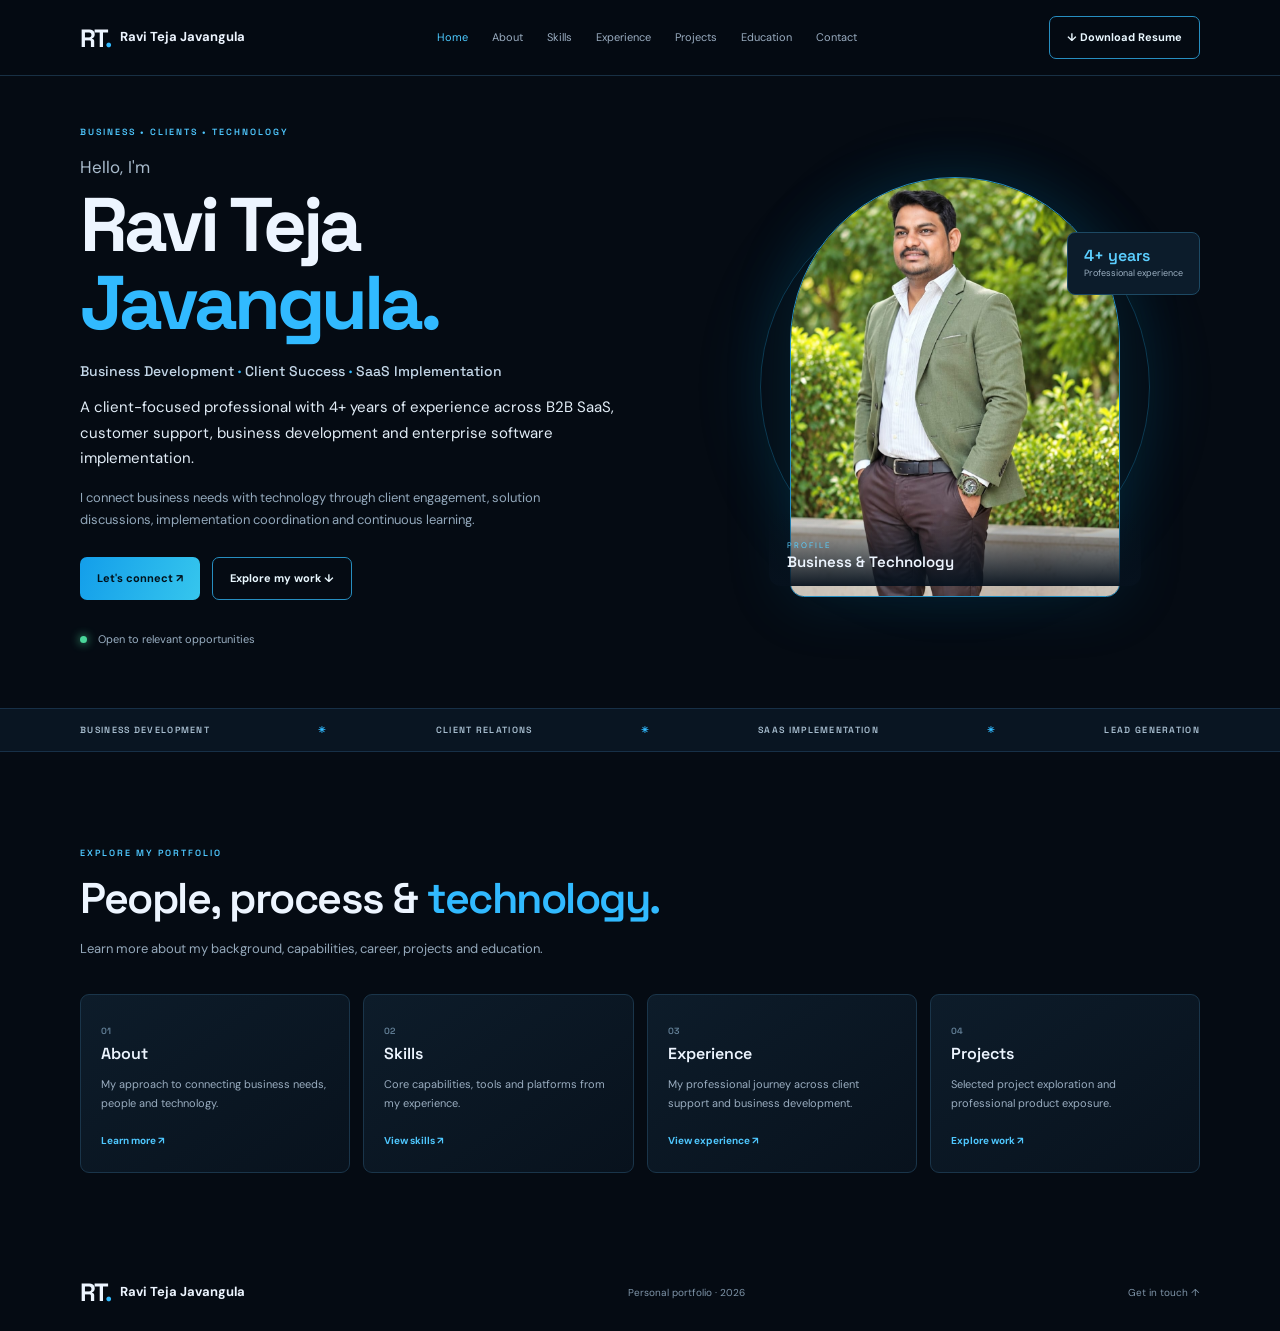
<file: index.html>
<!DOCTYPE html>
<html lang="en">
<head>
<meta charset="UTF-8"><meta name="viewport" content="width=device-width, initial-scale=1.0">
<meta name="description" content="Ravi Teja Javangula | Business Development, Client Success and SaaS Implementation">
<title>Ravi Teja Javangula | Portfolio</title>
<link rel="preconnect" href="https://fonts.googleapis.com"><link rel="preconnect" href="https://fonts.gstatic.com" crossorigin>
<link href="https://fonts.googleapis.com/css2?family=DM+Sans:wght@400;500;600;700&family=Space+Grotesk:wght@400;500;600;700&display=swap" rel="stylesheet">
<link rel="stylesheet" href="style.css">
<link rel="stylesheet" href="pages.css">
</head>
<body>
<header class="header"><a class="brand" href="index.html"><span>RT<span class="blue">.</span></span> Ravi Teja Javangula</a>
<button class="menu" aria-label="Toggle menu" aria-expanded="false"><i></i><i></i><i></i></button>
<nav id="nav" aria-label="Main navigation"><a href="index.html">Home</a><a href="about.html">About</a><a href="skills.html">Skills</a><a href="experience.html">Experience</a><a href="projects.html">Projects</a><a href="education.html">Education</a><a href="contact.html">Contact</a></nav>
<a class="btn btn-outline resume" href="assets/Ravi-Resume.docx" download>↓ Download Resume</a></header>
<main>
<section class="hero wrap" id="home"><div class="hero-copy reveal"><p class="eyebrow">BUSINESS • CLIENTS • TECHNOLOGY</p><p class="hello">Hello, I'm</p><h1>Ravi Teja<br><span>Javangula.</span></h1>
<h2>Business Development <b>·</b> Client Success <b>·</b> SaaS Implementation</h2>
<p class="lead">A client-focused professional with 4+ years of experience across B2B SaaS, customer support, business development and enterprise software implementation.</p>
<p class="sublead">I connect business needs with technology through client engagement, solution discussions, implementation coordination and continuous learning.</p>
<div class="actions"><a class="btn btn-primary" href="contact.html">Let's connect ↗</a><a class="btn btn-outline" href="projects.html">Explore my work ↓</a></div>
<div class="availability"><span></span> Open to relevant opportunities</div></div>
<div class="hero-photo reveal"><div class="photo-glow"></div><img src="images/ravi-profile.jpg" alt="Ravi Teja Javangula"><div class="photo-label"><small>PROFILE</small><strong>Business & Technology</strong></div><div class="floating-note"><b>4+ years</b><small>Professional experience</small></div></div></section>
<div class="ticker"><div class="wrap ticker-inner"><span>BUSINESS DEVELOPMENT</span><b>✳</b><span>CLIENT RELATIONS</span><b>✳</b><span>SAAS IMPLEMENTATION</span><b>✳</b><span>LEAD GENERATION</span></div></div>
<section class="section wrap home-intro"><div class="heading reveal"><p class="eyebrow">EXPLORE MY PORTFOLIO</p><h2>People, process & <span>technology.</span></h2><p class="muted">Learn more about my background, capabilities, career, projects and education.</p></div><div class="cards home-links">
<a class="card reveal" href="about.html"><label>01</label><h3>About</h3><p>My approach to connecting business needs, people and technology.</p><span class="card-link">Learn more ↗</span></a>
<a class="card reveal" href="skills.html"><label>02</label><h3>Skills</h3><p>Core capabilities, tools and platforms from my experience.</p><span class="card-link">View skills ↗</span></a>
<a class="card reveal" href="experience.html"><label>03</label><h3>Experience</h3><p>My professional journey across client support and business development.</p><span class="card-link">View experience ↗</span></a>
<a class="card reveal" href="projects.html"><label>04</label><h3>Projects</h3><p>Selected project exploration and professional product exposure.</p><span class="card-link">Explore work ↗</span></a>
</div></section>
</main>
<footer class="footer wrap"><a class="brand" href="index.html"><span>RT<span class="blue">.</span></span> Ravi Teja Javangula</a><span>Personal portfolio · <span id="year"></span></span><a href="contact.html">Get in touch ↑</a></footer>
<script src="script.js?v=2"></script></body></html>
</file>
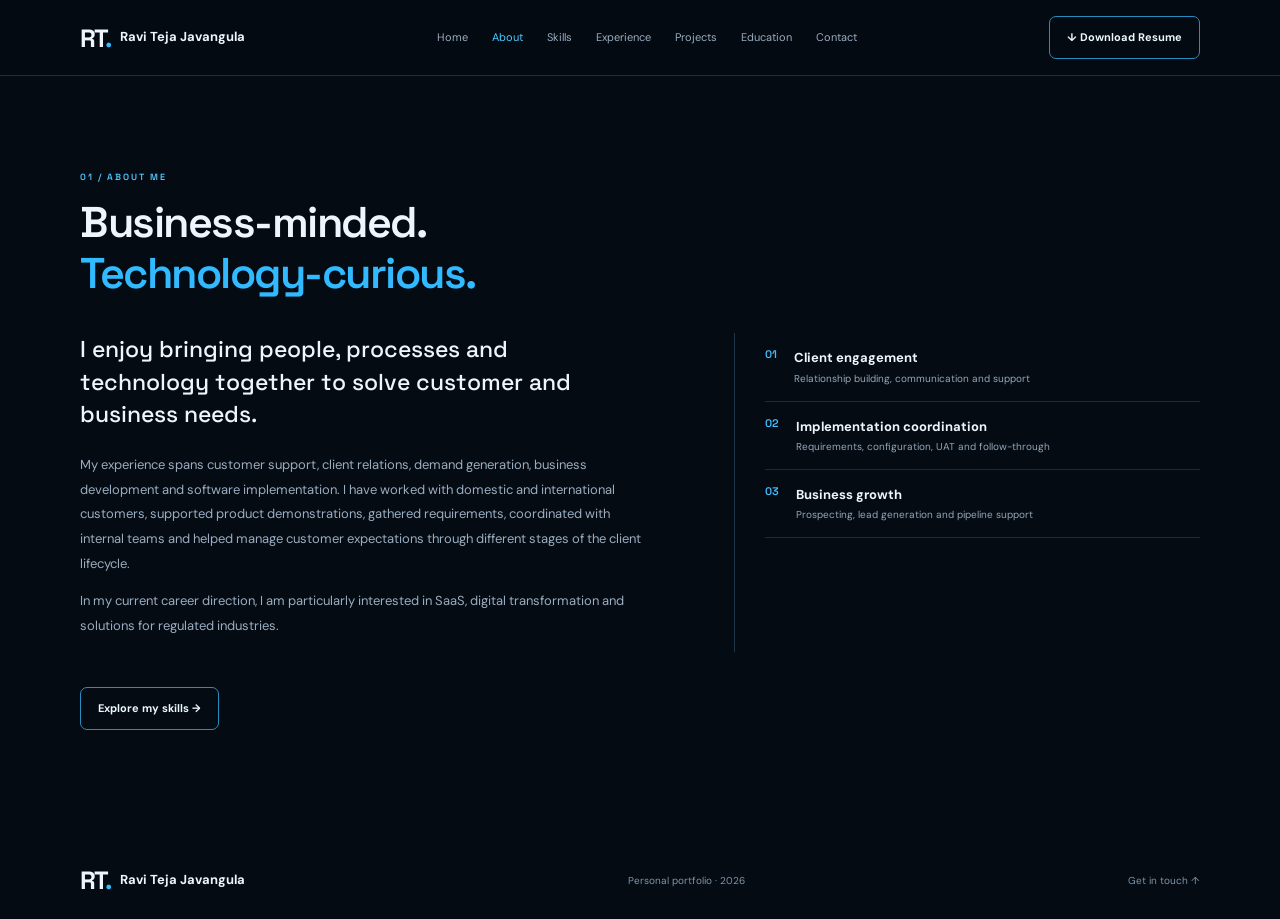
<file: about.html>
<!DOCTYPE html>
<html lang="en">
<head>
<meta charset="UTF-8"><meta name="viewport" content="width=device-width, initial-scale=1.0">
<meta name="description" content="About Ravi Teja Javangula, a client-focused business and technology professional.">
<title>About | Ravi Teja Javangula</title>
<link rel="preconnect" href="https://fonts.googleapis.com"><link rel="preconnect" href="https://fonts.gstatic.com" crossorigin>
<link href="https://fonts.googleapis.com/css2?family=DM+Sans:wght@400;500;600;700&family=Space+Grotesk:wght@400;500;600;700&display=swap" rel="stylesheet">
<link rel="stylesheet" href="style.css">
<link rel="stylesheet" href="pages.css">
</head>
<body>
<header class="header"><a class="brand" href="index.html"><span>RT<span class="blue">.</span></span> Ravi Teja Javangula</a>
<button class="menu" aria-label="Toggle menu" aria-expanded="false"><i></i><i></i><i></i></button>
<nav id="nav" aria-label="Main navigation"><a href="index.html">Home</a><a href="about.html">About</a><a href="skills.html">Skills</a><a href="experience.html">Experience</a><a href="projects.html">Projects</a><a href="education.html">Education</a><a href="contact.html">Contact</a></nav>
<a class="btn btn-outline resume" href="assets/Ravi-Resume.docx" download>↓ Download Resume</a></header>
<main class="wrap page-main"><section class="section page-section"><div class="heading reveal"><p class="eyebrow">01 / ABOUT ME</p><h1 class="page-title">Business-minded.<br><span>Technology-curious.</span></h1></div>
<div class="about-grid"><div class="about-text reveal"><p class="big">I enjoy bringing people, processes and technology together to solve customer and business needs.</p><p>My experience spans customer support, client relations, demand generation, business development and software implementation. I have worked with domestic and international customers, supported product demonstrations, gathered requirements, coordinated with internal teams and helped manage customer expectations through different stages of the client lifecycle.</p><p>In my current career direction, I am particularly interested in SaaS, digital transformation and solutions for regulated industries.</p></div><div class="facts reveal"><div><em>01</em><p><strong>Client engagement</strong><small>Relationship building, communication and support</small></p></div><div><em>02</em><p><strong>Implementation coordination</strong><small>Requirements, configuration, UAT and follow-through</small></p></div><div><em>03</em><p><strong>Business growth</strong><small>Prospecting, lead generation and pipeline support</small></p></div></div></div>
<div class="page-next"><a class="btn btn-outline" href="skills.html">Explore my skills →</a></div></section></main>
<footer class="footer wrap"><a class="brand" href="index.html"><span>RT<span class="blue">.</span></span> Ravi Teja Javangula</a><span>Personal portfolio · <span id="year"></span></span><a href="contact.html">Get in touch ↑</a></footer>
<script src="script.js?v=2"></script></body></html>
</file>
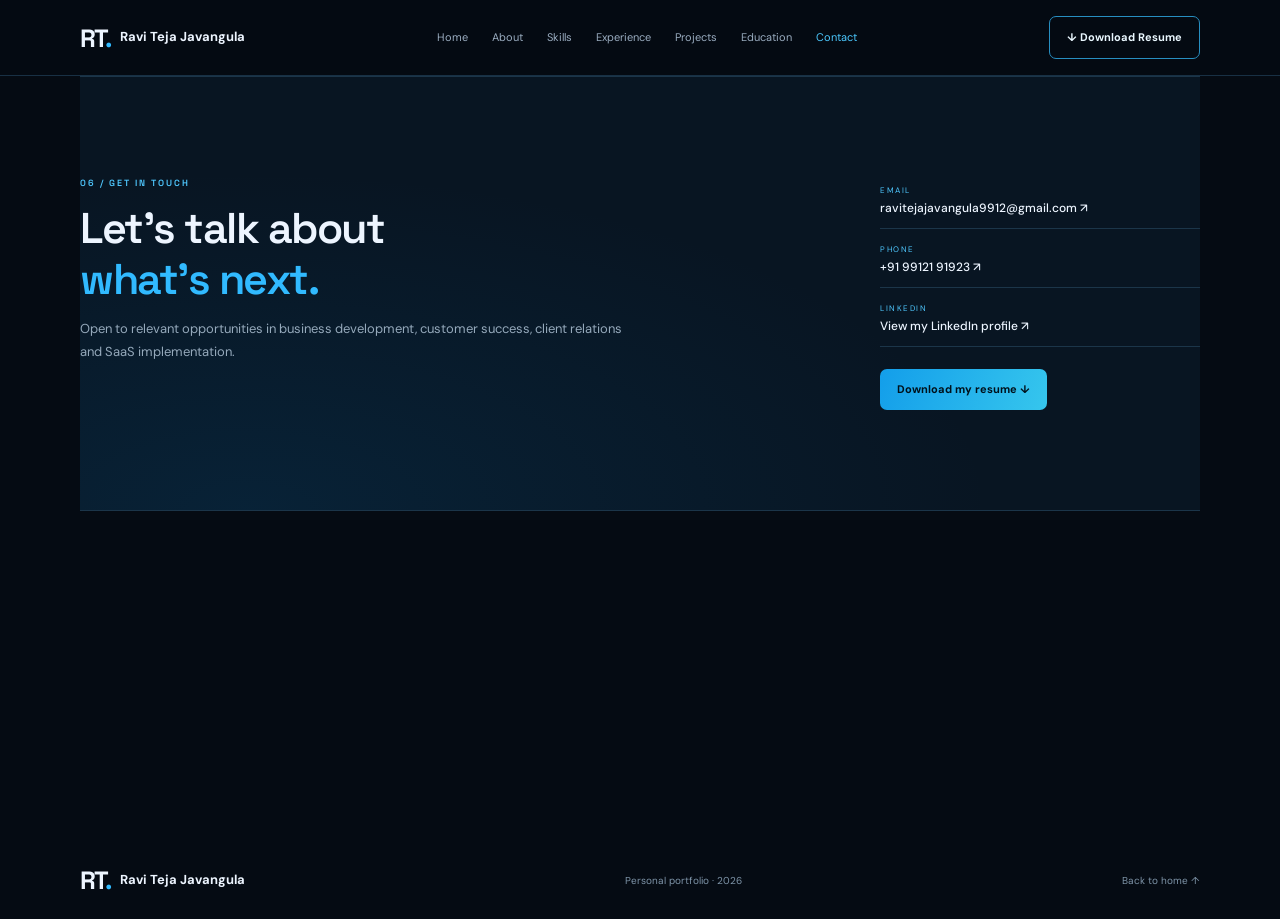
<file: contact.html>
<!DOCTYPE html>
<html lang="en">
<head>
<meta charset="UTF-8"><meta name="viewport" content="width=device-width, initial-scale=1.0">
<meta name="description" content="Contact Ravi Teja Javangula about business development, customer success, client relations and SaaS implementation opportunities.">
<title>Contact | Ravi Teja Javangula</title>
<link rel="preconnect" href="https://fonts.googleapis.com"><link rel="preconnect" href="https://fonts.gstatic.com" crossorigin>
<link href="https://fonts.googleapis.com/css2?family=DM+Sans:wght@400;500;600;700&family=Space+Grotesk:wght@400;500;600;700&display=swap" rel="stylesheet">
<link rel="stylesheet" href="style.css">
<link rel="stylesheet" href="pages.css">
</head>
<body>
<header class="header"><a class="brand" href="index.html"><span>RT<span class="blue">.</span></span> Ravi Teja Javangula</a>
<button class="menu" aria-label="Toggle menu" aria-expanded="false"><i></i><i></i><i></i></button>
<nav id="nav" aria-label="Main navigation"><a href="index.html">Home</a><a href="about.html">About</a><a href="skills.html">Skills</a><a href="experience.html">Experience</a><a href="projects.html">Projects</a><a href="education.html">Education</a><a href="contact.html">Contact</a></nav>
<a class="btn btn-outline resume" href="assets/Ravi-Resume.docx" download>↓ Download Resume</a></header>
<main class="wrap page-main"><section class="contact page-contact"><div class="contact-inner"><div class="heading reveal"><p class="eyebrow">06 / GET IN TOUCH</p><h1 class="page-title">Let's talk about<br><span>what's next.</span></h1><p class="muted">Open to relevant opportunities in business development, customer success, client relations and SaaS implementation.</p></div><div class="contact-links reveal"><a href="mailto:ravitejajavangula9912@gmail.com"><small>EMAIL</small><strong>ravitejajavangula9912@gmail.com ↗</strong></a><a href="tel:+919912191923"><small>PHONE</small><strong>+91 99121 91923 ↗</strong></a><a href="https://www.linkedin.com/in/javangula-ravi-teja-a2a425235/" target="_blank" rel="noreferrer"><small>LINKEDIN</small><strong>View my LinkedIn profile ↗</strong></a><a class="btn btn-primary" href="assets/Ravi-Resume.docx" download>Download my resume ↓</a></div></div></section></main>
<footer class="footer wrap"><a class="brand" href="index.html"><span>RT<span class="blue">.</span></span> Ravi Teja Javangula</a><span>Personal portfolio · <span id="year"></span></span><a href="index.html">Back to home ↑</a></footer>
<script src="script.js?v=2"></script></body></html>
</file>
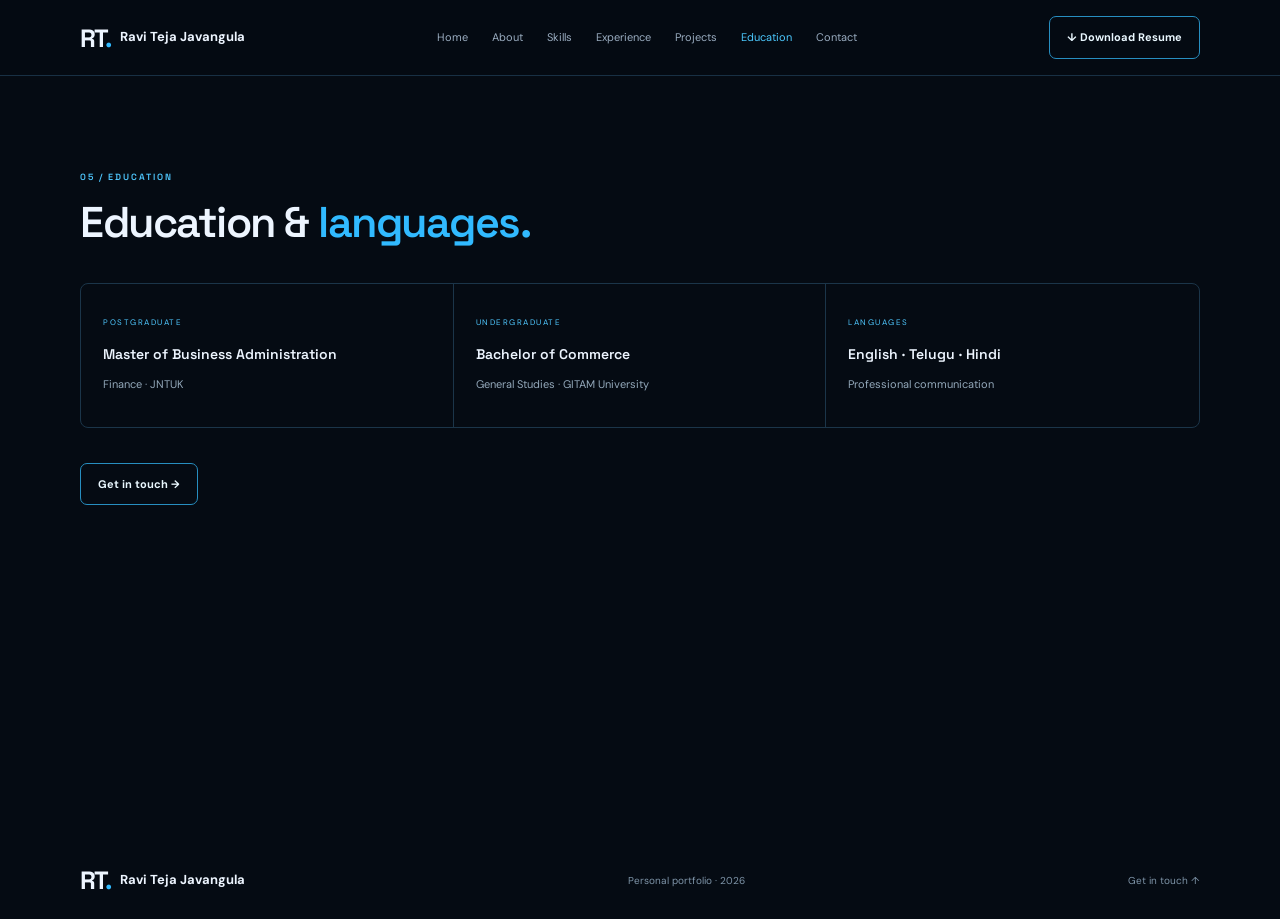
<file: education.html>
<!DOCTYPE html>
<html lang="en">
<head>
<meta charset="UTF-8"><meta name="viewport" content="width=device-width, initial-scale=1.0">
<meta name="description" content="Education and languages of Ravi Teja Javangula.">
<title>Education | Ravi Teja Javangula</title>
<link rel="preconnect" href="https://fonts.googleapis.com"><link rel="preconnect" href="https://fonts.gstatic.com" crossorigin>
<link href="https://fonts.googleapis.com/css2?family=DM+Sans:wght@400;500;600;700&family=Space+Grotesk:wght@400;500;600;700&display=swap" rel="stylesheet">
<link rel="stylesheet" href="style.css">
<link rel="stylesheet" href="pages.css">
</head>
<body>
<header class="header"><a class="brand" href="index.html"><span>RT<span class="blue">.</span></span> Ravi Teja Javangula</a>
<button class="menu" aria-label="Toggle menu" aria-expanded="false"><i></i><i></i><i></i></button>
<nav id="nav" aria-label="Main navigation"><a href="index.html">Home</a><a href="about.html">About</a><a href="skills.html">Skills</a><a href="experience.html">Experience</a><a href="projects.html">Projects</a><a href="education.html">Education</a><a href="contact.html">Contact</a></nav>
<a class="btn btn-outline resume" href="assets/Ravi-Resume.docx" download>↓ Download Resume</a></header>
<main class="wrap page-main"><section class="section page-section"><div class="heading reveal"><p class="eyebrow">05 / EDUCATION</p><h1 class="page-title">Education & <span>languages.</span></h1></div><div class="education-grid reveal"><div class="education-item"><small>POSTGRADUATE</small><h2>Master of Business Administration</h2><p>Finance · JNTUK</p></div><div class="education-item"><small>UNDERGRADUATE</small><h2>Bachelor of Commerce</h2><p>General Studies · GITAM University</p></div><div class="education-item"><small>LANGUAGES</small><h2>English · Telugu · Hindi</h2><p>Professional communication</p></div></div><div class="page-next"><a class="btn btn-outline" href="contact.html">Get in touch →</a></div></section></main>
<footer class="footer wrap"><a class="brand" href="index.html"><span>RT<span class="blue">.</span></span> Ravi Teja Javangula</a><span>Personal portfolio · <span id="year"></span></span><a href="contact.html">Get in touch ↑</a></footer>
<script src="script.js?v=2"></script></body></html>
</file>
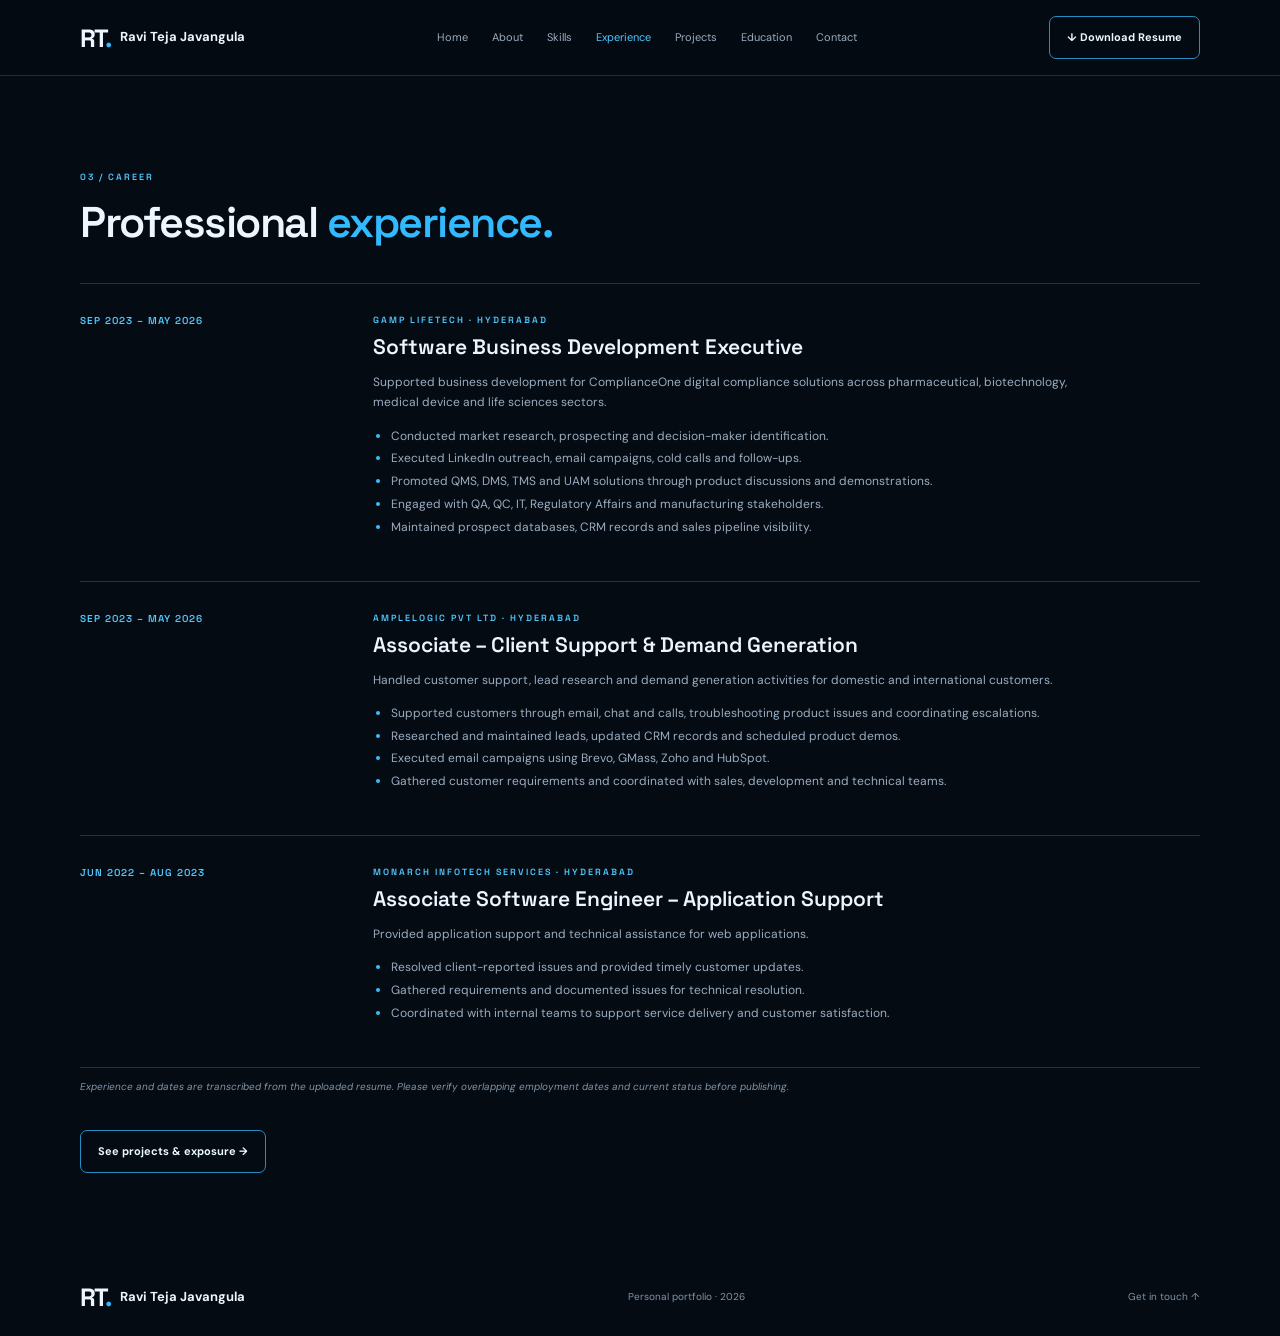
<file: experience.html>
<!DOCTYPE html>
<html lang="en">
<head>
<meta charset="UTF-8"><meta name="viewport" content="width=device-width, initial-scale=1.0">
<meta name="description" content="Professional experience of Ravi Teja Javangula in software business development, client support and application support.">
<title>Experience | Ravi Teja Javangula</title>
<link rel="preconnect" href="https://fonts.googleapis.com"><link rel="preconnect" href="https://fonts.gstatic.com" crossorigin>
<link href="https://fonts.googleapis.com/css2?family=DM+Sans:wght@400;500;600;700&family=Space+Grotesk:wght@400;500;600;700&display=swap" rel="stylesheet">
<link rel="stylesheet" href="style.css">
<link rel="stylesheet" href="pages.css">
</head>
<body>
<header class="header"><a class="brand" href="index.html"><span>RT<span class="blue">.</span></span> Ravi Teja Javangula</a>
<button class="menu" aria-label="Toggle menu" aria-expanded="false"><i></i><i></i><i></i></button>
<nav id="nav" aria-label="Main navigation"><a href="index.html">Home</a><a href="about.html">About</a><a href="skills.html">Skills</a><a href="experience.html">Experience</a><a href="projects.html">Projects</a><a href="education.html">Education</a><a href="contact.html">Contact</a></nav>
<a class="btn btn-outline resume" href="assets/Ravi-Resume.docx" download>↓ Download Resume</a></header>
<main class="wrap page-main"><section class="section page-section"><div class="heading reveal"><p class="eyebrow">03 / CAREER</p><h1 class="page-title">Professional <span>experience.</span></h1></div><div class="timeline">
<article class="job reveal"><div class="job-date">SEP 2023 – MAY 2026</div><div><p class="eyebrow">GAMP LIFETECH · HYDERABAD</p><h2>Software Business Development Executive</h2><p>Supported business development for ComplianceOne digital compliance solutions across pharmaceutical, biotechnology, medical device and life sciences sectors.</p><ul><li>Conducted market research, prospecting and decision-maker identification.</li><li>Executed LinkedIn outreach, email campaigns, cold calls and follow-ups.</li><li>Promoted QMS, DMS, TMS and UAM solutions through product discussions and demonstrations.</li><li>Engaged with QA, QC, IT, Regulatory Affairs and manufacturing stakeholders.</li><li>Maintained prospect databases, CRM records and sales pipeline visibility.</li></ul></div></article>
<article class="job reveal"><div class="job-date">SEP 2023 – MAY 2026</div><div><p class="eyebrow">AMPLELOGIC PVT LTD · HYDERABAD</p><h2>Associate – Client Support & Demand Generation</h2><p>Handled customer support, lead research and demand generation activities for domestic and international customers.</p><ul><li>Supported customers through email, chat and calls, troubleshooting product issues and coordinating escalations.</li><li>Researched and maintained leads, updated CRM records and scheduled product demos.</li><li>Executed email campaigns using Brevo, GMass, Zoho and HubSpot.</li><li>Gathered customer requirements and coordinated with sales, development and technical teams.</li></ul></div></article>
<article class="job reveal"><div class="job-date">JUN 2022 – AUG 2023</div><div><p class="eyebrow">MONARCH INFOTECH SERVICES · HYDERABAD</p><h2>Associate Software Engineer – Application Support</h2><p>Provided application support and technical assistance for web applications.</p><ul><li>Resolved client-reported issues and provided timely customer updates.</li><li>Gathered requirements and documented issues for technical resolution.</li><li>Coordinated with internal teams to support service delivery and customer satisfaction.</li></ul></div></article>
</div><p class="small-note">Experience and dates are transcribed from the uploaded resume. Please verify overlapping employment dates and current status before publishing.</p><div class="page-next"><a class="btn btn-outline" href="projects.html">See projects & exposure →</a></div></section></main>
<footer class="footer wrap"><a class="brand" href="index.html"><span>RT<span class="blue">.</span></span> Ravi Teja Javangula</a><span>Personal portfolio · <span id="year"></span></span><a href="contact.html">Get in touch ↑</a></footer>
<script src="script.js?v=2"></script></body></html>
</file>
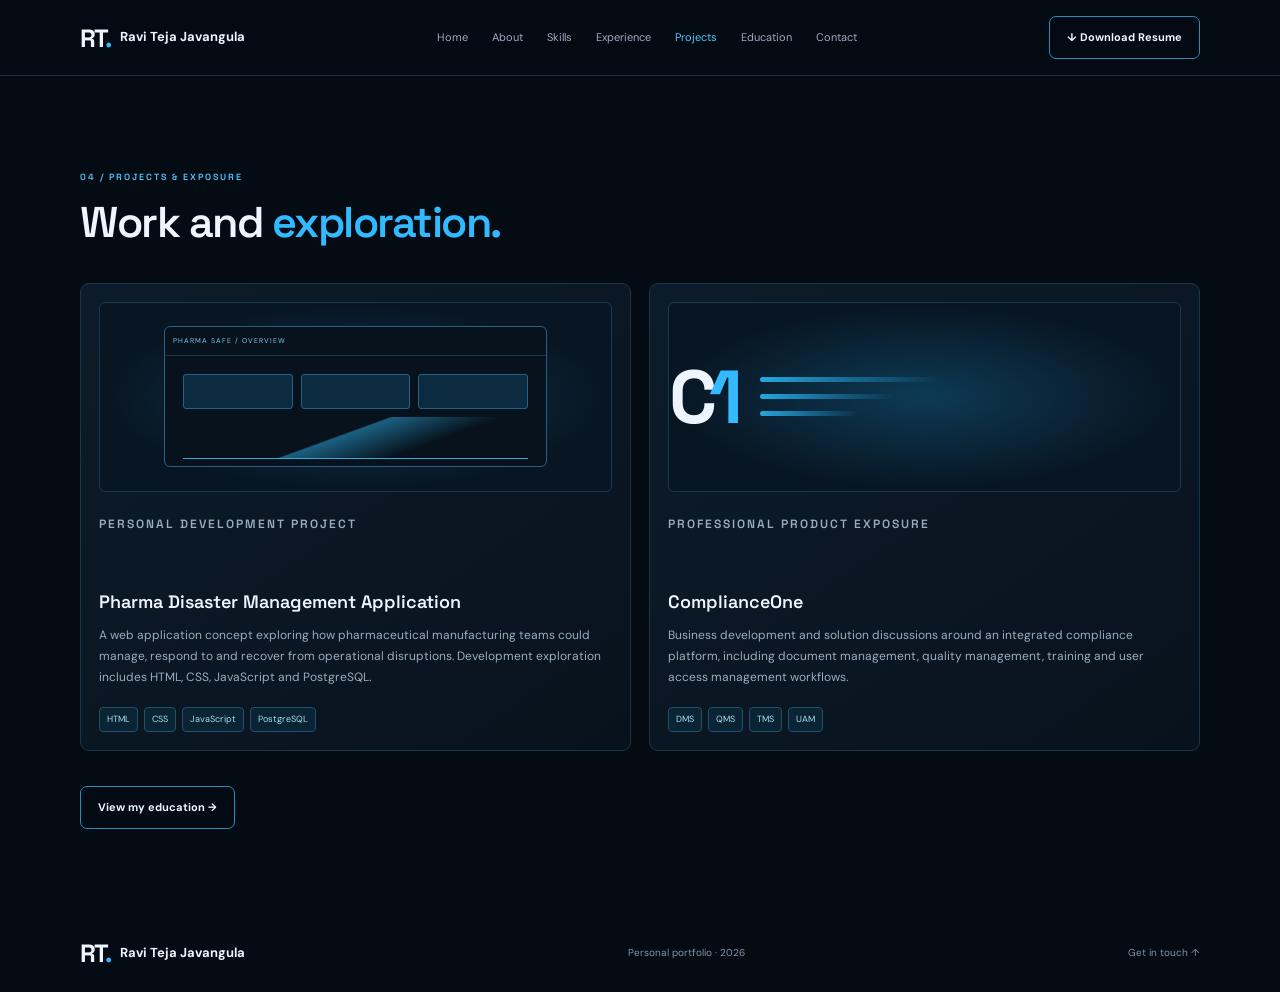
<file: projects.html>
<!DOCTYPE html>
<html lang="en">
<head>
<meta charset="UTF-8"><meta name="viewport" content="width=device-width, initial-scale=1.0">
<meta name="description" content="Projects and professional product exposure from Ravi Teja Javangula.">
<title>Projects | Ravi Teja Javangula</title>
<link rel="preconnect" href="https://fonts.googleapis.com"><link rel="preconnect" href="https://fonts.gstatic.com" crossorigin>
<link href="https://fonts.googleapis.com/css2?family=DM+Sans:wght@400;500;600;700&family=Space+Grotesk:wght@400;500;600;700&display=swap" rel="stylesheet">
<link rel="stylesheet" href="style.css">
<link rel="stylesheet" href="pages.css">
</head>
<body>
<header class="header"><a class="brand" href="index.html"><span>RT<span class="blue">.</span></span> Ravi Teja Javangula</a>
<button class="menu" aria-label="Toggle menu" aria-expanded="false"><i></i><i></i><i></i></button>
<nav id="nav" aria-label="Main navigation"><a href="index.html">Home</a><a href="about.html">About</a><a href="skills.html">Skills</a><a href="experience.html">Experience</a><a href="projects.html">Projects</a><a href="education.html">Education</a><a href="contact.html">Contact</a></nav>
<a class="btn btn-outline resume" href="assets/Ravi-Resume.docx" download>↓ Download Resume</a></header>
<main class="wrap page-main"><section class="section page-section"><div class="heading reveal"><p class="eyebrow">04 / PROJECTS & EXPOSURE</p><h1 class="page-title">Work and <span>exploration.</span></h1></div><div class="project-grid">
<article class="project card reveal"><div class="project-visual"><div class="window"><div class="window-top">PHARMA SAFE / OVERVIEW</div><div class="window-body"><i></i><i></i><i></i><b></b></div></div></div><p class="eyebrow">PERSONAL DEVELOPMENT PROJECT</p><h2>Pharma Disaster Management Application</h2><p>A web application concept exploring how pharmaceutical manufacturing teams could manage, respond to and recover from operational disruptions. Development exploration includes HTML, CSS, JavaScript and PostgreSQL.</p><div class="tags"><span>HTML</span><span>CSS</span><span>JavaScript</span><span>PostgreSQL</span></div></article>
<article class="project card reveal"><div class="project-visual compliance"><div class="c1">C<span>1</span></div><div class="lines"><i></i><i></i><i></i></div></div><p class="eyebrow">PROFESSIONAL PRODUCT EXPOSURE</p><h2>ComplianceOne</h2><p>Business development and solution discussions around an integrated compliance platform, including document management, quality management, training and user access management workflows.</p><div class="tags"><span>DMS</span><span>QMS</span><span>TMS</span><span>UAM</span></div></article>
</div><div class="page-next"><a class="btn btn-outline" href="education.html">View my education →</a></div></section></main>
<footer class="footer wrap"><a class="brand" href="index.html"><span>RT<span class="blue">.</span></span> Ravi Teja Javangula</a><span>Personal portfolio · <span id="year"></span></span><a href="contact.html">Get in touch ↑</a></footer>
<script src="script.js?v=2"></script></body></html>
</file>
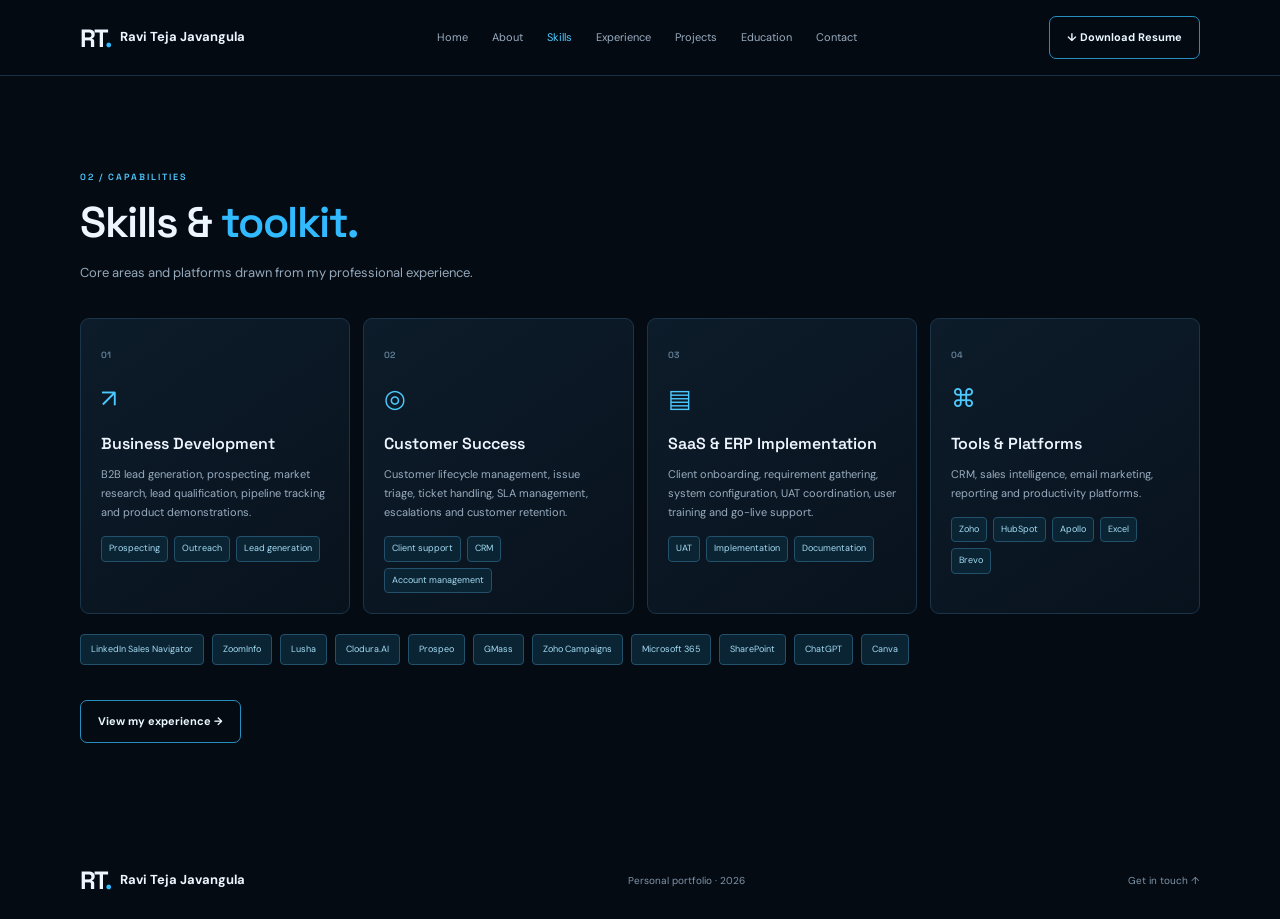
<file: skills.html>
<!DOCTYPE html>
<html lang="en">
<head>
<meta charset="UTF-8"><meta name="viewport" content="width=device-width, initial-scale=1.0">
<meta name="description" content="Business development, customer success and SaaS implementation skills and tools.">
<title>Skills | Ravi Teja Javangula</title>
<link rel="preconnect" href="https://fonts.googleapis.com"><link rel="preconnect" href="https://fonts.gstatic.com" crossorigin>
<link href="https://fonts.googleapis.com/css2?family=DM+Sans:wght@400;500;600;700&family=Space+Grotesk:wght@400;500;600;700&display=swap" rel="stylesheet">
<link rel="stylesheet" href="style.css">
<link rel="stylesheet" href="pages.css">
</head>
<body>
<header class="header"><a class="brand" href="index.html"><span>RT<span class="blue">.</span></span> Ravi Teja Javangula</a>
<button class="menu" aria-label="Toggle menu" aria-expanded="false"><i></i><i></i><i></i></button>
<nav id="nav" aria-label="Main navigation"><a href="index.html">Home</a><a href="about.html">About</a><a href="skills.html">Skills</a><a href="experience.html">Experience</a><a href="projects.html">Projects</a><a href="education.html">Education</a><a href="contact.html">Contact</a></nav>
<a class="btn btn-outline resume" href="assets/Ravi-Resume.docx" download>↓ Download Resume</a></header>
<main class="wrap page-main"><section class="section page-section"><div class="heading reveal"><p class="eyebrow">02 / CAPABILITIES</p><h1 class="page-title">Skills & <span>toolkit.</span></h1><p class="muted">Core areas and platforms drawn from my professional experience.</p></div><div class="cards skills">
<article class="card reveal"><label>01</label><div class="symbol">↗</div><h3>Business Development</h3><p>B2B lead generation, prospecting, market research, lead qualification, pipeline tracking and product demonstrations.</p><div class="tags"><span>Prospecting</span><span>Outreach</span><span>Lead generation</span></div></article>
<article class="card reveal"><label>02</label><div class="symbol">◎</div><h3>Customer Success</h3><p>Customer lifecycle management, issue triage, ticket handling, SLA management, escalations and customer retention.</p><div class="tags"><span>Client support</span><span>CRM</span><span>Account management</span></div></article>
<article class="card reveal"><label>03</label><div class="symbol">▤</div><h3>SaaS & ERP Implementation</h3><p>Client onboarding, requirement gathering, system configuration, UAT coordination, user training and go-live support.</p><div class="tags"><span>UAT</span><span>Implementation</span><span>Documentation</span></div></article>
<article class="card reveal"><label>04</label><div class="symbol">⌘</div><h3>Tools & Platforms</h3><p>CRM, sales intelligence, email marketing, reporting and productivity platforms.</p><div class="tags"><span>Zoho</span><span>HubSpot</span><span>Apollo</span><span>Excel</span><span>Brevo</span></div></article>
</div><div class="tool-cloud reveal"><span>LinkedIn Sales Navigator</span><span>ZoomInfo</span><span>Lusha</span><span>Clodura.AI</span><span>Prospeo</span><span>GMass</span><span>Zoho Campaigns</span><span>Microsoft 365</span><span>SharePoint</span><span>ChatGPT</span><span>Canva</span></div><div class="page-next"><a class="btn btn-outline" href="experience.html">View my experience →</a></div></section></main>
<footer class="footer wrap"><a class="brand" href="index.html"><span>RT<span class="blue">.</span></span> Ravi Teja Javangula</a><span>Personal portfolio · <span id="year"></span></span><a href="contact.html">Get in touch ↑</a></footer>
<script src="script.js?v=2"></script></body></html>
</file>
<file: style.css>
*{box-sizing:border-box}html{scroll-behavior:smooth;scroll-padding-top:90px}body{margin:0;background:#050b13;color:#edf5ff;font-family:'DM Sans',sans-serif;line-height:1.7}a{color:inherit;text-decoration:none}.blue,.heading h2 span,.hero h1 span{color:#31baff}.wrap{width:min(1120px,calc(100% - 44px));margin:auto}.header{height:76px;position:sticky;top:0;z-index:10;display:flex;align-items:center;justify-content:space-between;padding:0 max(22px,calc((100% - 1120px)/2));background:rgba(5,11,19,.9);backdrop-filter:blur(16px);border-bottom:1px solid #183044}.brand{display:flex;align-items:center;gap:10px;font-size:13px;font-weight:700;white-space:nowrap}.brand>span:first-child{font:700 25px 'Space Grotesk';letter-spacing:-2px}.header nav{display:flex;gap:24px}.header nav a{font-size:11px;color:#9aadc0}.header nav a:hover{color:#4ccaff}.btn{display:inline-flex;align-items:center;justify-content:center;padding:11px 17px;border-radius:7px;font-size:11px;font-weight:700;transition:.2s}.btn:hover{transform:translateY(-2px)}.btn-primary{background:linear-gradient(110deg,#139eea,#36c6ed);color:#00111b}.btn-outline{border:1px solid #278ec0;color:#eaf8ff}.menu{display:none}.hero{min-height:610px;display:grid;grid-template-columns:1.08fr .92fr;align-items:center;gap:55px;padding-top:50px;padding-bottom:60px}.eyebrow{font:600 9px 'Space Grotesk';letter-spacing:2px;color:#4fc8ff;margin:0 0 15px}.hello{color:#a9bbcc;margin:0;font-size:17px}.hero h1{font:700 clamp(48px,6vw,76px)/1.03 'Space Grotesk';letter-spacing:-4px;margin:4px 0 20px}.hero h2{font:500 14px 'Space Grotesk';color:#c4d7e8}.hero h2 b{color:#31baff}.lead{font-size:15px;color:#e2edf7;max-width:540px}.sublead{font-size:13px;color:#93a8bb;max-width:520px}.actions{display:flex;gap:12px;margin-top:26px}.availability{font-size:11px;color:#9aafc2;margin-top:30px}.availability span{display:inline-block;width:7px;height:7px;border-radius:50%;background:#4ad69a;margin-right:8px;box-shadow:0 0 10px #4ad69a}.hero-photo{height:450px;position:relative;display:flex;justify-content:center;align-items:center}.hero-photo img{height:420px;width:min(330px,82%);object-fit:cover;object-position:50% 20%;border-radius:170px 170px 14px 14px;border:1px solid #258fc2;position:relative;z-index:1;box-shadow:0 0 65px #0878aa30}.photo-glow{position:absolute;width:390px;height:390px;border:1px solid #1b91c355;border-radius:50%;box-shadow:0 0 70px #0a8ec322}.photo-label{position:absolute;z-index:2;bottom:26px;left:12%;right:12%;padding:28px 18px 15px;background:linear-gradient(transparent,#06111df2);border-radius:0 0 12px 12px}.photo-label small,.photo-label strong{display:block}.photo-label small{font-size:8px;letter-spacing:2px;color:#59cfff}.photo-label strong{font:600 15px 'Space Grotesk'}.floating-note{position:absolute;z-index:3;right:0;top:70px;background:#0c1c2b;border:1px solid #1d4963;border-radius:8px;padding:12px 16px}.floating-note b,.floating-note small{display:block}.floating-note b{color:#5bceff;font:600 16px 'Space Grotesk'}.floating-note small{font-size:9px;color:#9db1c3}.ticker{border-block:1px solid #173047;background:#091522}.ticker-inner{display:flex;align-items:center;justify-content:space-between;gap:12px;padding:15px 0;color:#a9bfd1;font:600 9px 'Space Grotesk';letter-spacing:1.3px}.ticker b{color:#31baff}.section{padding-top:95px}.heading{margin-bottom:34px}.heading h2{font:600 clamp(32px,4vw,43px)/1.18 'Space Grotesk';letter-spacing:-1.5px;margin:0}.muted{font-size:13px;color:#95a9bb;max-width:560px}.about-grid{display:grid;grid-template-columns:1.1fr .9fr;gap:85px}.big{font:500 23px/1.4 'Space Grotesk';max-width:530px;margin-top:0}.about-text p:not(.big){font-size:13px;color:#9aadc0;line-height:1.9}.facts{border-left:1px solid #1c3549;padding-left:30px}.facts>div{display:flex;gap:17px;padding:14px 0;border-bottom:1px solid #172c3e}.facts em{font:600 11px 'Space Grotesk';color:#42bfff;font-style:normal}.facts p{margin:0}.facts strong,.facts small{display:block}.facts strong{font-size:13px}.facts small{font-size:10px;color:#92a7ba}.cards{display:grid;grid-template-columns:repeat(4,1fr);gap:13px}.card{border:1px solid #1a354a;background:linear-gradient(145deg,#0d1c2a,#08121d);border-radius:9px;padding:20px;transition:.25s}.card:hover{border-color:#38b8ed;transform:translateY(-4px)}.card label{font:600 9px 'Space Grotesk';color:#648198}.symbol{font-size:25px;color:#4ccaff;margin:12px 0}.card h3,.project h3{font:600 16px 'Space Grotesk';margin:0 0 8px}.card p,.project p{font-size:11px;color:#9aadc0;line-height:1.75}.tags{display:flex;flex-wrap:wrap;gap:6px;margin-top:14px}.tags span,.tool-cloud span{font-size:9px;color:#a6ddf4;border:1px solid #23506a;background:#0a2434;padding:4px 7px;border-radius:4px}.tool-cloud{display:flex;flex-wrap:wrap;gap:8px;margin-top:20px}.tool-cloud span{padding:7px 10px}.timeline{border-top:1px solid #1b3549}.job{display:grid;grid-template-columns:.3fr 1fr;gap:45px;padding:30px 0;border-bottom:1px solid #1b3549}.job-date{font:600 10px 'Space Grotesk';color:#4fc8ff;letter-spacing:1px}.job .eyebrow{margin-bottom:7px}.job h3{font:600 21px 'Space Grotesk';margin:0}.job p:not(.eyebrow){font-size:12px;color:#9aadc0;max-width:720px}.job ul{padding-left:18px;color:#9aadc0;font-size:12px;line-height:1.9}.job li::marker{color:#3bbcff}.small-note{font-size:10px;color:#8095a8;font-style:italic}.project-grid{display:grid;grid-template-columns:1fr 1fr;gap:18px}.project{padding:18px}.project-visual{height:190px;display:grid;place-items:center;border:1px solid #19384e;border-radius:6px;background:radial-gradient(ellipse,#0d3a55 0%,#081522 70%);margin-bottom:22px}.window{width:75%;height:75%;border:1px solid #286184;border-radius:6px;background:#07121d}.window-top{font-size:7px;letter-spacing:1px;color:#78c9ed;padding:8px;border-bottom:1px solid #1c3549}.window-body{padding:18px;display:grid;grid-template-columns:repeat(3,1fr);gap:8px}.window-body i{height:35px;border:1px solid #246184;background:#0c2b40;border-radius:3px}.window-body b{grid-column:1/4;height:42px;border-bottom:1px solid #37a8da;background:linear-gradient(160deg,transparent 45%,#1b6080 46%,transparent 70%)}.compliance{display:flex;gap:25px}.c1{font:700 75px 'Space Grotesk';letter-spacing:-8px}.c1 span{color:#36baff}.lines{display:grid;gap:12px;width:35%;align-content:center}.lines i{height:5px;border-radius:5px;background:linear-gradient(90deg,#24a8e0,transparent)}.lines i:nth-child(2){width:75%}.lines i:nth-child(3){width:55%}.project .eyebrow{margin-bottom:8px}.project h3{font-size:18px}.project p{font-size:12px;min-height:68px}.education-grid{display:grid;grid-template-columns:repeat(3,1fr);border:1px solid #1b3549;border-radius:8px}.education-item{padding:22px;border-right:1px solid #1b3549}.education-item:last-child{border:0}.education-item small{font-size:8px;letter-spacing:1.5px;color:#4fc8ff}.education-item h3{font:600 14px 'Space Grotesk'}.education-item p{font-size:11px;color:#94a9bb}.contact{margin-top:100px;padding:80px 0;background:radial-gradient(ellipse at 15% 100%,#07508038,transparent 55%),#081522;border-block:1px solid #1b3549}.contact-inner{display:flex;align-items:flex-end;justify-content:space-between;gap:35px}.contact-links{display:grid;gap:14px;min-width:320px}.contact-links a:not(.btn){border-bottom:1px solid #1b3549;padding-bottom:10px}.contact-links small,.contact-links strong{display:block}.contact-links small{font-size:8px;letter-spacing:1.5px;color:#4fc8ff}.contact-links strong{font-size:12px;font-weight:500}.contact-links .btn{justify-self:start;margin-top:8px}.footer{display:flex;align-items:center;justify-content:space-between;padding-top:23px;padding-bottom:23px;color:#7f95a9;font-size:10px}.footer .brand{color:#edf5ff}.reveal{opacity:0;transform:translateY(18px);transition:opacity .65s ease,transform .65s ease}.reveal.show{opacity:1;transform:none}
@media(max-width:900px){.header nav{gap:12px}.header nav a{font-size:10px}.resume{display:none}.hero{gap:15px}.cards{grid-template-columns:repeat(2,1fr)}.about-grid{gap:35px}}
@media(max-width:680px){.wrap{width:calc(100% - 34px)}.header{height:66px;padding:0 17px}.menu{display:flex;flex-direction:column;gap:5px;background:none;border:0;padding:8px}.menu i{width:22px;height:2px;background:#e8f6ff}.header nav{display:none;position:absolute;top:66px;left:0;right:0;padding:18px;background:#081522;border-bottom:1px solid #1b3549;flex-direction:column;gap:15px}.header nav.open{display:flex}.hero{grid-template-columns:1fr;padding-top:65px;gap:20px}.hero h1{font-size:54px}.hero-photo{height:390px}.hero-photo img{height:360px}.photo-glow{width:320px;height:320px}.floating-note{right:0;top:45px}.ticker-inner{justify-content:center;flex-wrap:wrap}.ticker-inner span{font-size:8px}.section{padding-top:75px}.about-grid{grid-template-columns:1fr;gap:25px}.facts{padding-left:18px}.cards{grid-template-columns:1fr}.card{min-height:0}.job{grid-template-columns:1fr;gap:10px}.project-grid{grid-template-columns:1fr}.education-grid{grid-template-columns:1fr}.education-item{border-right:0;border-bottom:1px solid #1b3549}.education-item:last-child{border-bottom:0}.contact-inner{display:block}.contact-links{margin-top:35px;min-width:0}.footer{flex-wrap:wrap;gap:14px}.actions{flex-wrap:wrap}}
@media(prefers-reduced-motion:reduce){html{scroll-behavior:auto}.reveal{opacity:1;transform:none;transition:none}*{transition:none!important}}
</file>
<file: pages.css>
.header nav a.active,.header nav a[aria-current="page"]{color:#4ccaff}
.page-main{min-height:calc(100vh - 135px)}
.page-section{padding-bottom:85px}
.page-title{font:600 clamp(32px,4vw,43px)/1.18 'Space Grotesk';letter-spacing:-1.5px;margin:0}
.page-title span{color:#31baff}
.job h2,.project h2,.education-item h2{font:600 21px 'Space Grotesk';margin:0}
.project h2{font-size:18px;margin:0 0 8px}
.education-item h2{font-size:14px;margin:12px 0}
.page-next{margin-top:35px}
.card-link{display:inline-block;margin-top:8px;color:#4fc8ff;font-size:10px;font-weight:700}
.home-intro{padding-bottom:80px}
.page-contact{margin:0;padding:100px 0}
@media(max-width:900px){.header nav{gap:10px}.header nav a{font-size:9px}}
@media(max-width:680px){.header nav a{font-size:12px}}
</file>
